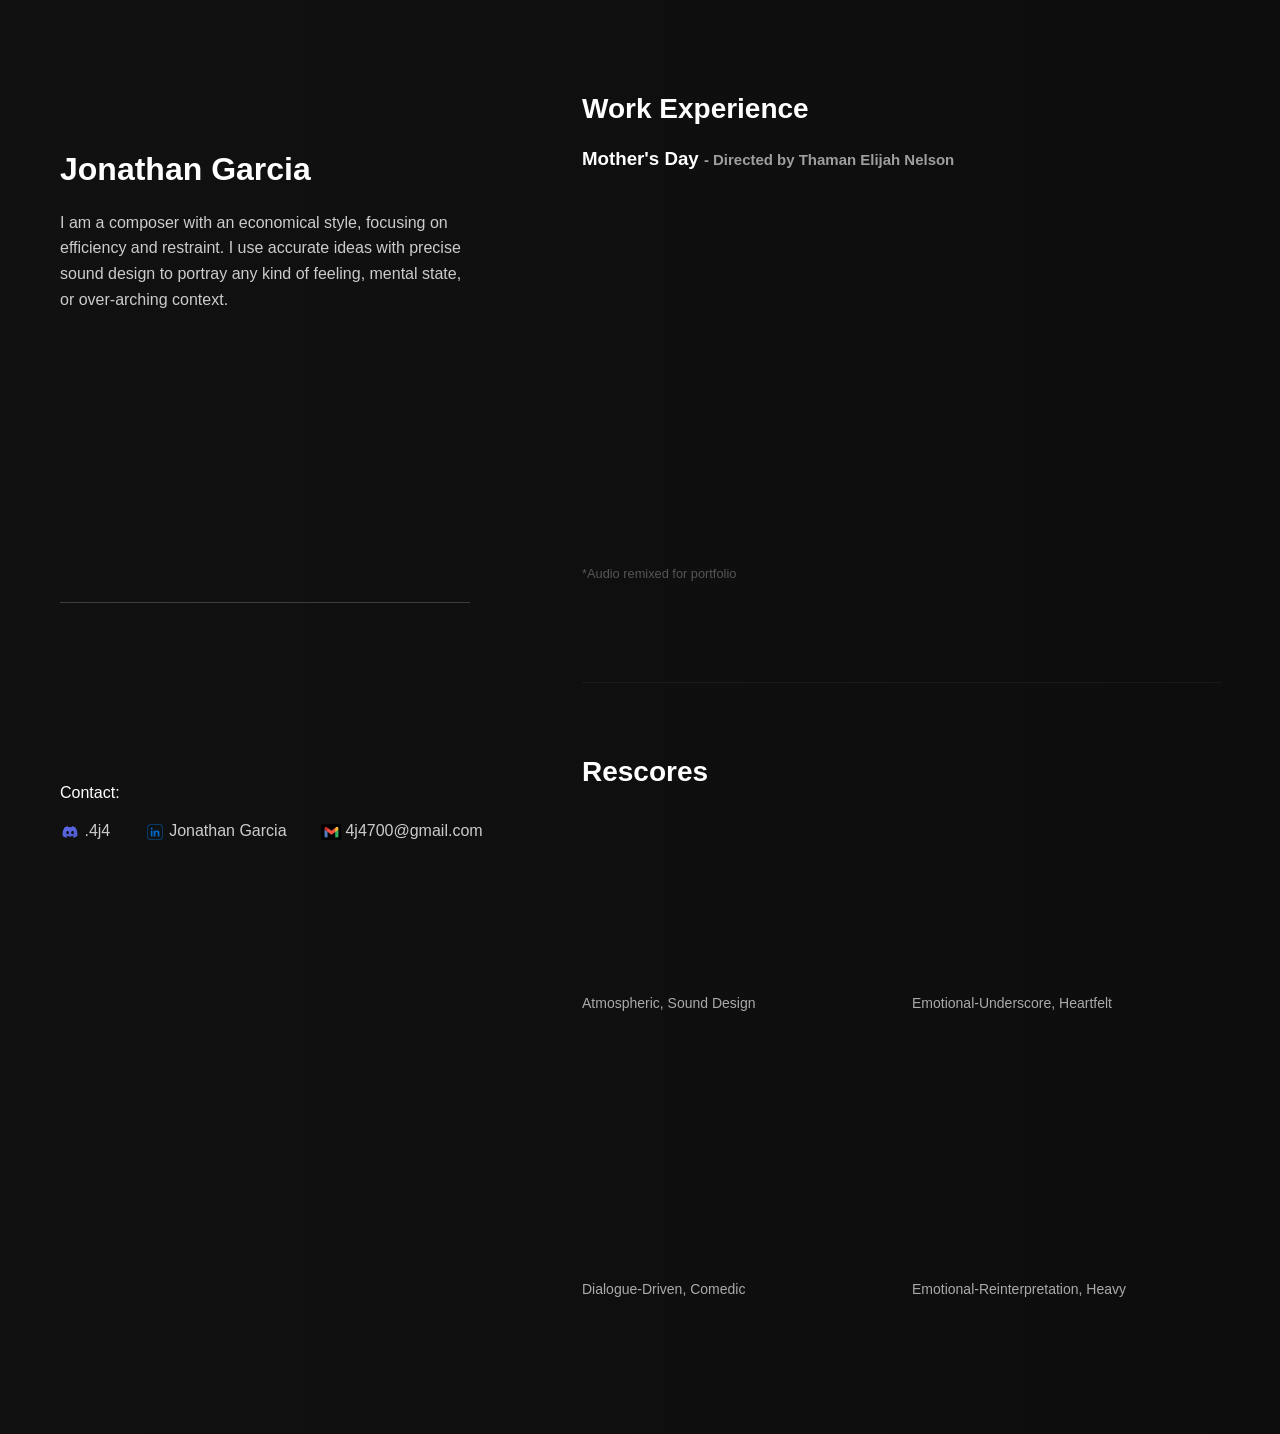
<file: index.html>
<!DOCTYPE html>
 <html lang="en">
    <head>
        <meta charset="UTF-8">
        <title>Jonathan Garcia - Composer</title>
        <link rel="stylesheet" href="style.css">
    </head>
    <body>

        <!-- LEFT SIDE -->
        <div class="left">
           
            <div style="height: 70px;"></div>
            <h1>Jonathan Garcia</h1>
            
            <p>I am a composer with an economical style, focusing on efficiency and restraint. I use accurate ideas with precise sound design to portray any kind of feeling, mental state, or over-arching context.</p>
            <div class="break">
            </div>
            
            <div style="height:1px; background-color: rgba(255, 255, 255, 0.189); margin: 20px 0;"></div>
            <div style="height: 20px;"></div>
 
        </div>

        <!-- RIGHT SIDE -->
        <div class="right">
            <section class="main-project">
                <h2>Work Experience</h2>
                <!-- mothers day -->
                 <div class="project">

                    <h3>Mother's Day <span style="color: rgba(255, 255, 255, 0.6); font-size: 0.8em;"> - Directed by Thaman Elijah Nelson</span> </h3>
                <div style="padding:56.25% 0 0 0;position:relative;">
                    <iframe src="https://player.vimeo.com/video/1180027016?badge=0&amp;autopause=0&amp;player_id=0&amp;app_id=58479" 
                    frameborder="0" allow="fullscreen; picture-in-picture; clipboard-write; 
                    encrypted-media; web-share" referrerpolicy="strict-origin-when-cross-origin" 
                    style="position:absolute;top:0;left:0;width:100%;height:100%;" 
                    title="Mother's Day Soundtrack Compilation">
                </iframe></div><script src="https://player.vimeo.com/api/player.js"></script>
                <div style="height: 15px;"></div>
                <span style="color: rgba(255, 255, 255, 0.293); font-size: 0.8em;"> *Audio remixed for portfolio </span>
              

            </div>
            </section>

            <section class="rescores">
                <div style="height: 50px;"></div>
                <div style="height:1px; background-color: rgba(255, 255, 255, 0.048); margin: 0px 0;"></div>
                <div style="height: 50px;"></div>
                <h2>Rescores</h2>
                <!-- PROJECTS -->
            <div class="rescores-grid">
            <div class="project">
                <div style="padding:56.25% 0 0 0;position:relative;"><iframe src="https://player.vimeo.com/video/1180936733?h=fd25e96205&amp;badge=0&amp;autopause=0&amp;player_id=0&amp;app_id=58479" frameborder="0" allow="autoplay; fullscreen; picture-in-picture; clipboard-write; encrypted-media; web-share" referrerpolicy="strict-origin-when-cross-origin" style="position:absolute;top:0;left:0;width:100%;height:100%;" title="Blade Runner 2049 Flight to Wallace Scene Rescore"></iframe></div><script src="https://player.vimeo.com/api/player.js"></script>
                <p> Atmospheric, Sound Design
                </p>
            </div>

          <div class="project">
                <div style="padding:56.25% 0 0 0;position:relative;"><iframe src="https://player.vimeo.com/video/1180195581?badge=0&amp;autopause=0&amp;player_id=0&amp;app_id=58479" frameborder="0" allow="autoplay; fullscreen; picture-in-picture; clipboard-write; encrypted-media; web-share" referrerpolicy="strict-origin-when-cross-origin" style="position:absolute;top:0;left:0;width:100%;height:100%;" title="The Pursuit of Happyness Basketball Scene Rescore"></iframe></div><script src="https://player.vimeo.com/api/player.js"></script>
                <p> Emotional-Underscore, Heartfelt
                </p>

            </div>

            <div class="project">
                <div style="padding:56.25% 0 0 0;position:relative;">
                        <iframe src="https://player.vimeo.com/video/1180030955?badge=0&amp;autopause=0&amp;player_id=0&amp;app_id=58479"
                        frameborder="0" allow="fullscreen; picture-in-picture; clipboard-write; 
                        encrypted-media; web-share" referrerpolicy="strict-origin-when-cross-origin" 
                        style="position:absolute;top:0;left:0;width:100%;height:100%;" 
                        title="Gamers! Rumor Fuel Scene Rescore">
                    </iframe></div><script src="https://player.vimeo.com/api/player.js"></script>
                <p> Dialogue-Driven, Comedic </p>

            </div>

            <div class="project">
                    <div style="padding:56.25% 0 0 0;position:relative;">
                    <iframe src="https://player.vimeo.com/video/1179742476?badge=0&amp;autopause=0&amp;player_id=0&amp;app_id=58479"
                     frameborder="0" allow="autoplay; fullscreen; picture-in-picture; clipboard-write; 
                     encrypted-media; web-share" referrerpolicy="strict-origin-when-cross-origin" 
                     style="position:absolute;top:0;left:0;width:100%;height:100%;" 
                     title="Solo Leveling Igris Fight Ending Rescore">
                    </iframe></div><script src="https://player.vimeo.com/api/player.js"></script>
                <p> Emotional-Reinterpretation, Heavy </p>

            </div>
        </div>
          </section>
        </div>

            <div class="contact-section">
                <div class="contact-header">
                Contact: 
                </div>
             <p>
             
            <span style="margin-right: 30px;">
                <img src="Images/discord_PNG3.webp" alt="Discord" style="width:20px; vertical-align:middle;">
             .4j4
            </span>
            <span style="margin-right: 30px;">
              <img src="Images/linkedin_png.webp" alt="LinkedIn" style="width:20px; vertical-align:middle;">
             Jonathan Garcia
             </span>
             <span style="margin-right: 30px;">
              <img src="Images/gmail_png.webp" alt="Email" style="width:20px; vertical-align:middle;">
             4j4700@gmail.com
             </span>
            </p>
            </div>

    </body>
 </html>
</file>
<file: style.css>
body {
    margin: 0;
    font-family: Arial, sans-serif;
    /*background: #101010;*/
    background: linear-gradient(270deg, #0d0d0d, #111111);
    color: white;
    overflow-x: hidden;   /* prevent horizontal scroll */
}

/*section {
    padding: 60px 20px;
    max-width: 1000px;
    margin: auto;
}*/

.hero {
    display: flex;
    justify-content: flex-start;
    align-items: flex-start;
    height: 100vh;
    padding: 40px;
}

.hero h1 {
    font-size: 48px;
    margin-bottom: 10px;
}

.hero p {
    font-size: 20px;
    color: #aaa;
}

.projects h2 {
    margin-bottom: 30px;
}

.project {
    margin-bottom: 50px;
}

.project iframe {
    width: 100%;
    height: 400px;
    border: none;
    border-radius: 10px;
}

.project h3 {
    margin-top: 10px;
}

h2 {
    font-size: 28px;
}

p {
    line-height: 1.6;
    color: #ccc;
}

.project iframe {
    transition: transform 0.3s ease;
}

.project iframe:hover {
    transform: scale(1.02);
}

.container {
    display: flex;
    height: 100vh;
}

.left {
    width: 32%;
    padding: 60px;    
    position: fixed;
    top: 0;
    left: 0;

background: rgba(19, 19, 19, 0.412);

}

.right {
    margin-left: 40%;
    width: 50%;
    height: auto;        /* let it expand with content */
    padding: 70px;

    overflow: visible;   /* no internal scroll */
}

.rescores-grid {
    display: grid;
    grid-template-columns: 1fr 1fr;
    gap: 20px;
}

.project p {
    font-size: 14px;       /* smaller than body text */
    color: #aaa;           /* lighter than main text */
    margin-top: 8px;
    line-height: 1.4;
}

.contact-section {
    position: fixed;
    bottom: 40px;
    left: 60px;
}

.break {
    margin-top: 290px;
}

.composer {
    font-size: 20px;
}

.contact-header {
    margin-top: 0px;
}

.space {
    margin-top: 0px;
}

@media (max-width: 1200px) {
    .container {
        flex-direction: column;

        
    }

    

    body {
    margin: 0;
    font-family: Arial, sans-serif;
    /*background: #101010;*/
    background: linear-gradient(180deg, #0d0d0d, #111111);
    color: white;
    overflow-x: hidden;   /* prevent horizontal scroll */

    transform: scale(1.3);
        transform-origin: top left;
        width: 90%;
}



h2 {
    font-size: 85px;
}

p {
    line-height: 1.4;
    color: #ccc;
    font-size: 30px;

    padding-left: 15px;
        padding-right: 15px;
        text-align: center; /* optional, looks nicer on small screens */
}

h3{
    font-size: 40px;
}

.contact-header {
    color: rgba(255, 255, 255, 0.83);
    font-size: 30px;
}

.rescores-grid {
    display:block;
}

.project p {
    font-size: 30px;       /* smaller than body text */
    color: #aaa;           /* lighter than main text */
    margin-top: 8px;
    line-height: 1.4;
    margin-bottom: 20px;
}

    .left {
        position: relative !important;   /* override any fixed positioning */
        width: 100% !important;
        height: auto;
        padding: 20px;
    }

    .right {
        margin-left: 0 !important;       /* remove left margin */
        width: 100% !important;
        padding: 20px;
    }

    h1 {
        padding-left: 15px;
        padding-right: 15px;
        text-align: center;
        font-size: 100px;
    }

    .contact-section {
        position: relative;  /* stops being fixed */
        bottom: auto;
        left: auto;
        width: 100%;
        padding: 15px;       /* internal spacing */
        text-align: center;  /* looks nice on narrow screens */
        box-sizing: border-box;
    }

    .break {
        margin-top: 1px;
}

    img {
        transform: scale(2);
        transform-origin: center;
    }

    .space {
    margin-bottom: 50px;
}
    
}
</file>
